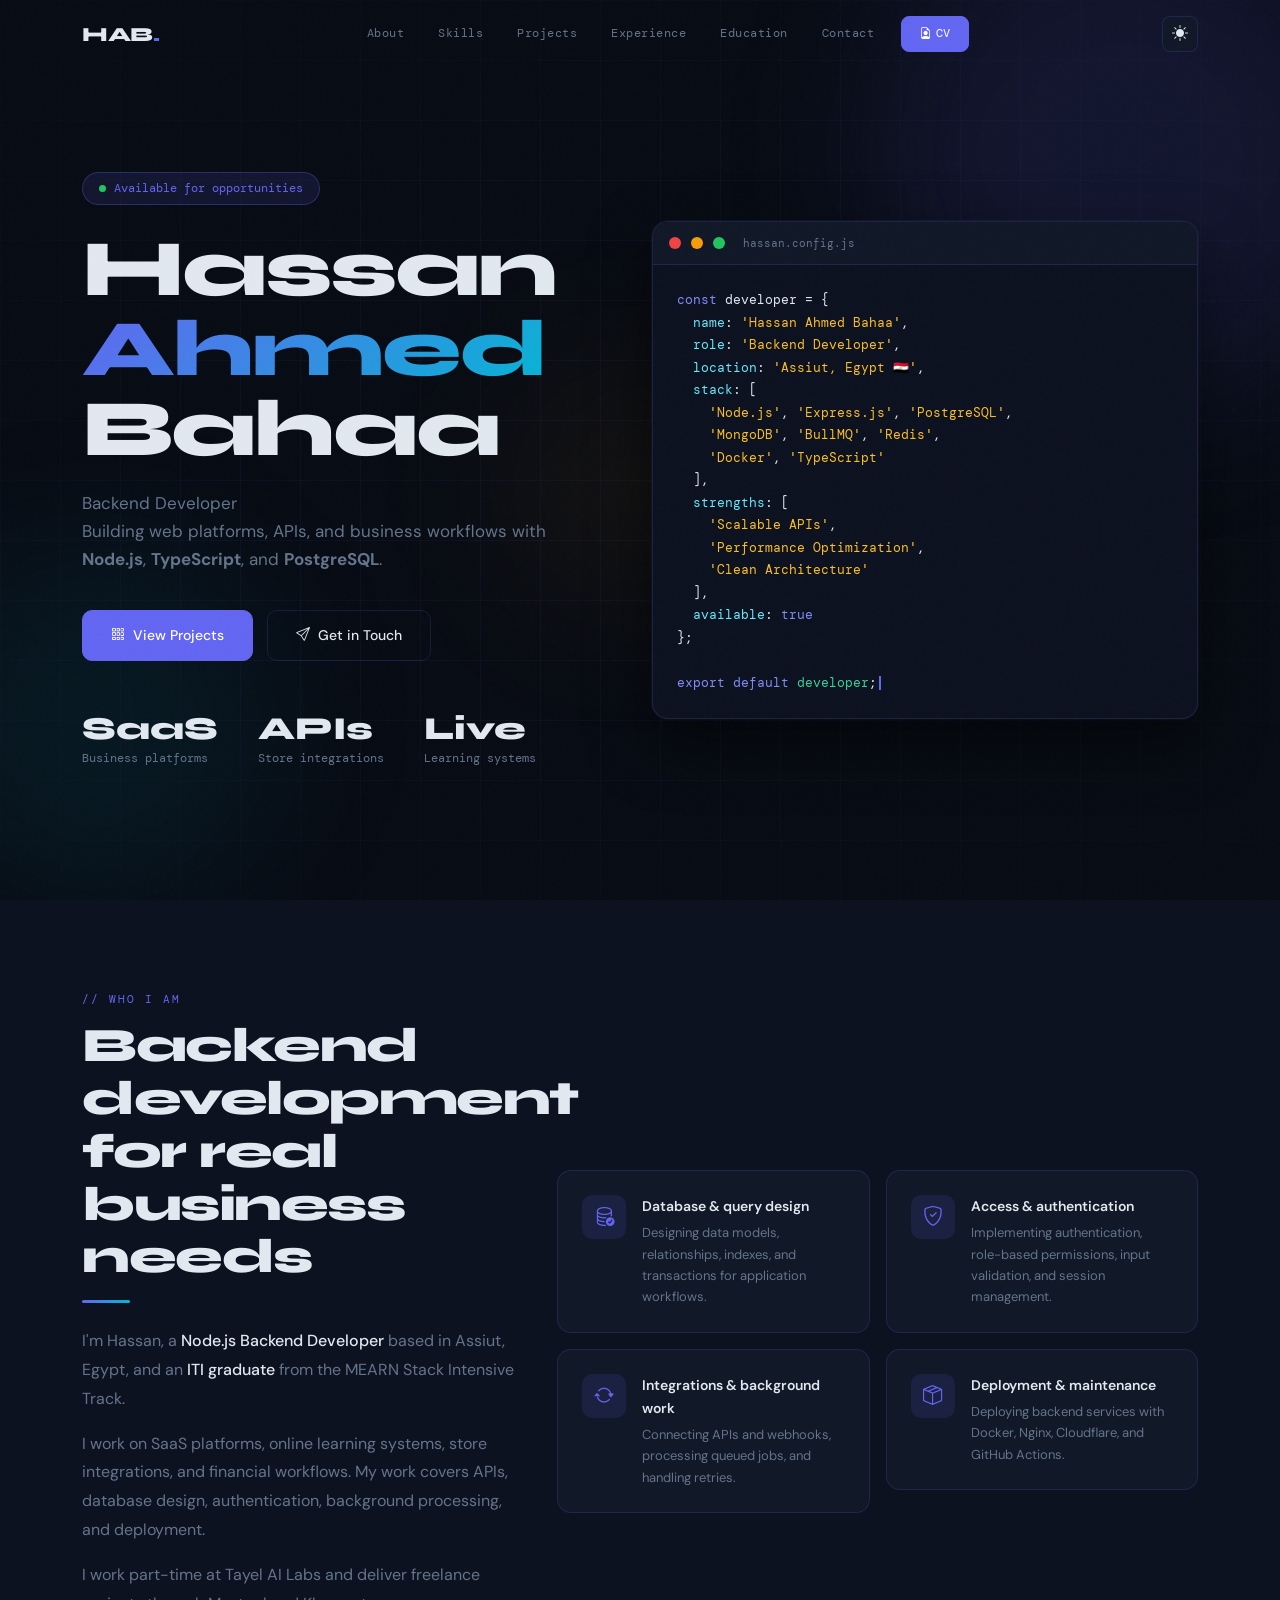
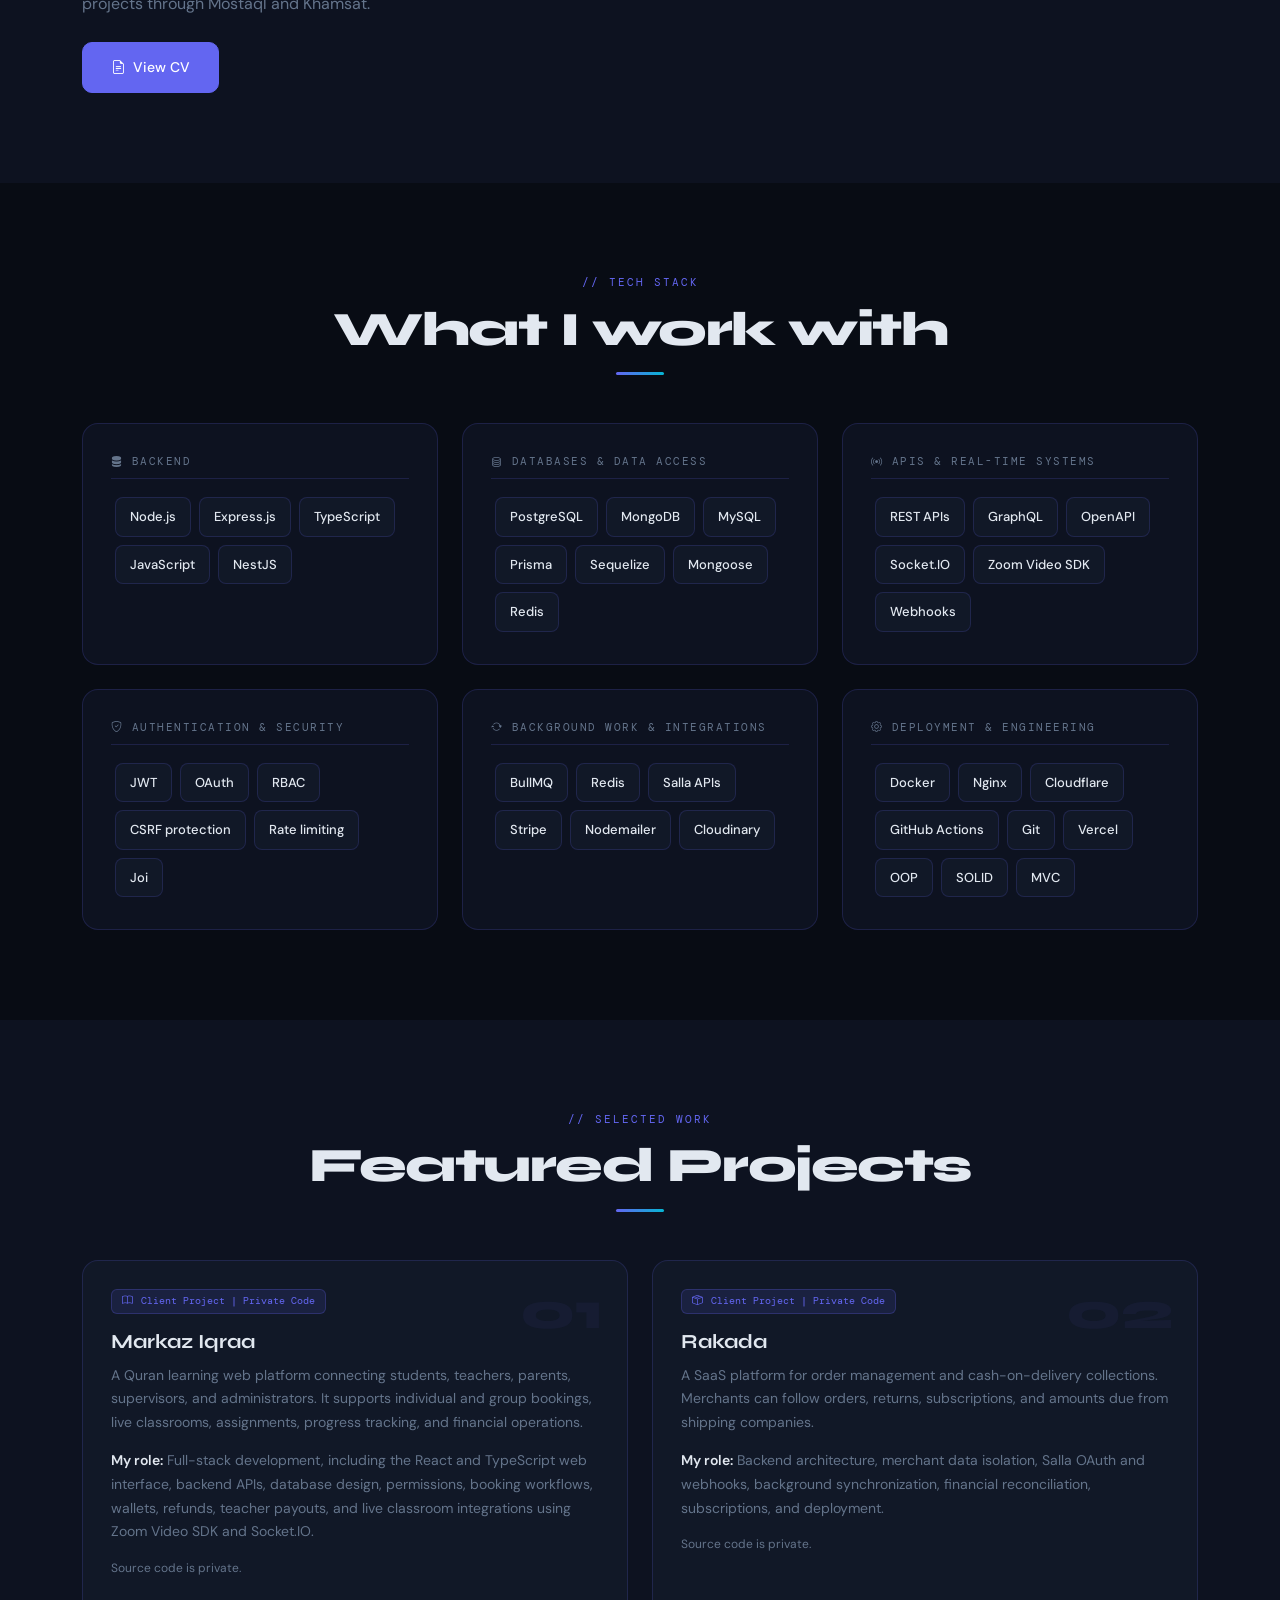
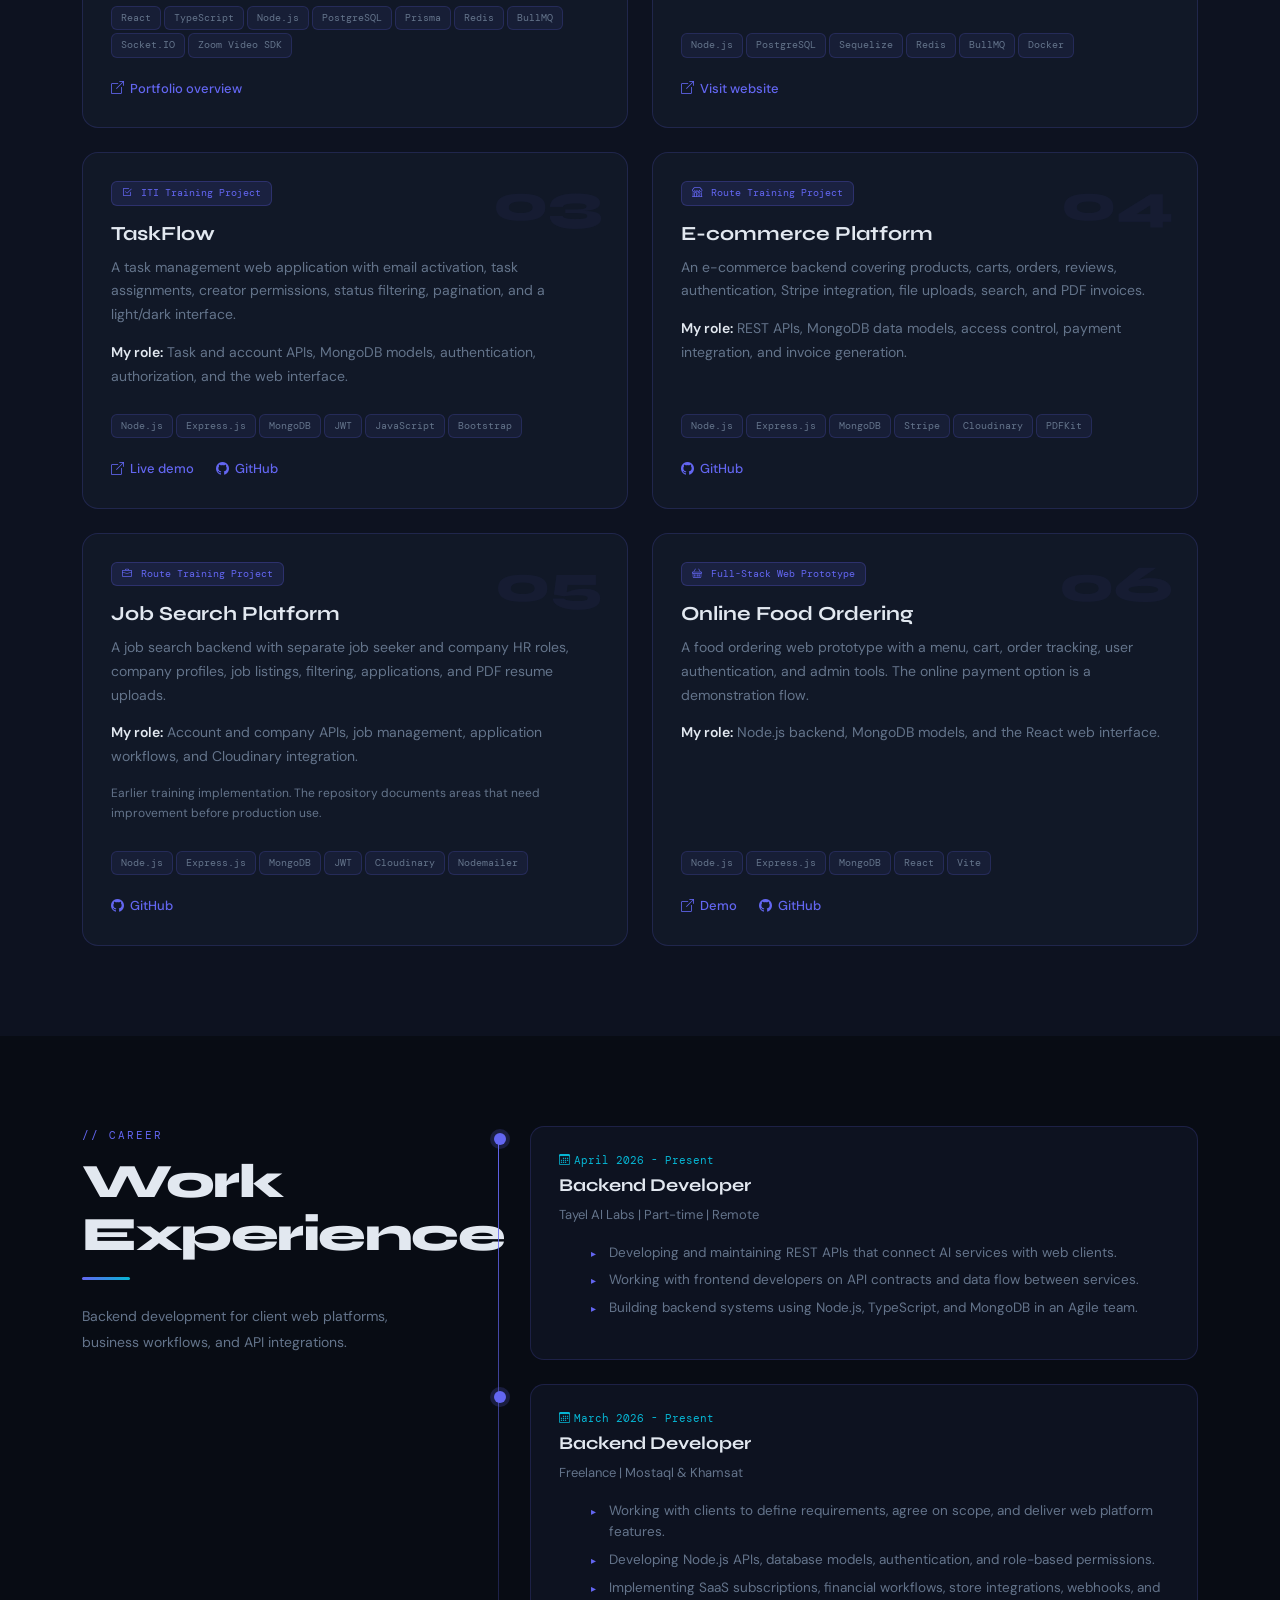
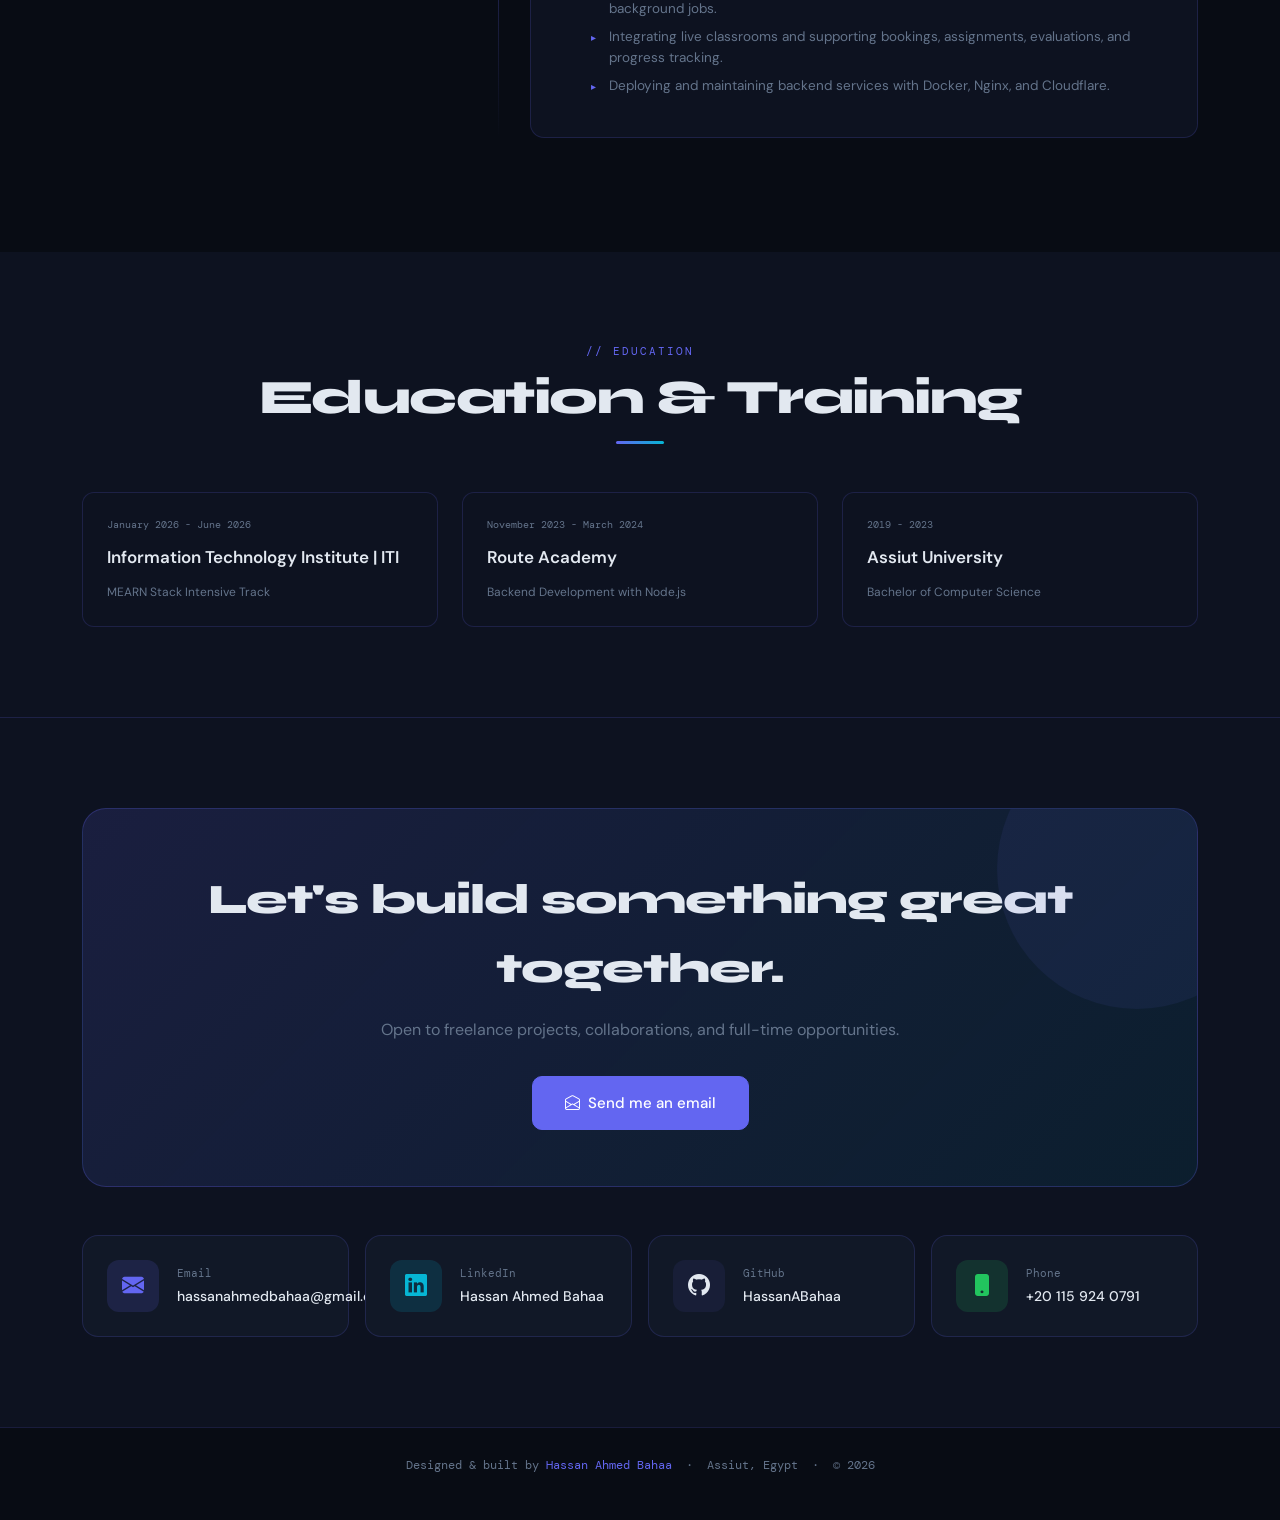
<file: index.html>
<!DOCTYPE html>
<html lang="en" data-theme="dark">

<head>
  <meta charset="UTF-8" />
  <meta name="viewport" content="width=device-width, initial-scale=1.0" />
  <meta name="description"
    content="Node.js Backend Developer and ITI graduate building SaaS platforms, learning systems, APIs, integrations, and financial workflows." />
  <title>Hassan Ahmed Bahaa | Node.js Backend Developer</title>

  <!-- Bootstrap 5 -->
  <link href="https://cdn.jsdelivr.net/npm/bootstrap@5.3.3/dist/css/bootstrap.min.css" rel="stylesheet" />
  <!-- Bootstrap Icons -->
  <link href="https://cdn.jsdelivr.net/npm/bootstrap-icons@1.11.3/font/bootstrap-icons.css" rel="stylesheet" />
  <!-- Portfolio Styles -->
  <link rel="stylesheet" href="style.css" />
</head>

<body>

  <!-- ══════════════════════════════
     NAVBAR
══════════════════════════════ -->
  <nav id="navbar">
    <div class="container d-flex align-items-center justify-content-between gap-2">

      <a href="#home" class="nav-brand">HAB<span>.</span></a>

      <!-- Desktop nav -->
      <div class="d-flex align-items-center gap-1 desktop-nav">
        <a href="#about" class="nav-link-custom">About</a>
        <a href="#skills" class="nav-link-custom">Skills</a>
        <a href="#projects" class="nav-link-custom">Projects</a>
        <a href="#experience" class="nav-link-custom">Experience</a>
        <a href="#education" class="nav-link-custom">Education</a>
        <a href="#contact" class="nav-link-custom">Contact</a>
        <a href="https://drive.google.com/file/d/1xh84ib57QDWHwNpBN3kN_oZpmYQL0s4c/view?usp=sharing" target="_blank"
          class="nav-cta ms-2">
          <i class="bi bi-file-earmark-person me-1"></i>CV
        </a>
      </div>

      <!-- Right controls -->
      <div class="d-flex align-items-center gap-2">
        <!-- Theme toggle -->
        <button id="themeToggle" aria-label="Toggle theme">
          <i class="bi bi-sun-fill" id="themeIcon"></i>
        </button>
        <!-- Hamburger -->
        <button class="hamburger" id="hamburgerBtn" aria-label="Open menu">
          <i class="bi bi-list" id="hamburgerIcon"></i>
        </button>
      </div>

    </div>
  </nav>

  <!-- Mobile menu -->
  <div class="mobile-menu" id="mobileMenu">
    <a href="#about" class="nav-link-custom">About</a>
    <a href="#skills" class="nav-link-custom">Skills</a>
    <a href="#projects" class="nav-link-custom">Projects</a>
    <a href="#experience" class="nav-link-custom">Experience</a>
    <a href="#education" class="nav-link-custom">Education</a>
    <a href="#contact" class="nav-link-custom">Contact</a>
    <a href="https://drive.google.com/file/d/1xh84ib57QDWHwNpBN3kN_oZpmYQL0s4c/view?usp=sharing" target="_blank"
      class="nav-cta mt-2 text-center">CV</a>
  </div>


  <!-- ══════════════════════════════
     HERO
══════════════════════════════ -->
  <section id="home">
    <div class="orb orb-1"></div>
    <div class="orb orb-2"></div>
    <div class="orb orb-3"></div>

    <div class="container">
      <div class="row align-items-center gy-5">

        <!-- Left copy -->
        <div class="col-lg-6">
          <div class="hero-badge">
            <span class="dot"></span>
            Available for opportunities
          </div>

          <h1 class="hero-h1">
            Hassan<br>
            <span class="gradient-text">Ahmed</span><br>
            Bahaa
          </h1>

          <p class="hero-sub"><span id="typedRole">Backend Developer</span><br>
            Building web platforms, APIs, and business workflows with <strong>Node.js</strong>, <strong>TypeScript</strong>, and <strong>PostgreSQL</strong>.
          </p>

          <div class="hero-actions">
            <a href="#projects" class="btn-primary-custom">
              <i class="bi bi-grid-3x3-gap"></i> View Projects
            </a>
            <a href="#contact" class="btn-ghost-custom">
              <i class="bi bi-send"></i> Get in Touch
            </a>
          </div>

          <div class="hero-stats" aria-label="Areas of work">
            <div class="stat-item"><div class="stat-num">SaaS</div><div class="stat-label">Business platforms</div></div>
            <div class="stat-item"><div class="stat-num">APIs</div><div class="stat-label">Store integrations</div></div>
            <div class="stat-item"><div class="stat-num">Live</div><div class="stat-label">Learning systems</div></div>
          </div>
        </div>

        <!-- Right  -  code card -->
        <div class="col-lg-6 hero-visual">
          <div class="code-card">
            <div class="code-card-header">
              <span class="dot-red"></span>
              <span class="dot-yellow"></span>
              <span class="dot-green"></span>
              <span class="code-filename">hassan.config.js</span>
            </div>
            <div class="code-body">
              <span class="c-keyword">const</span> <span class="c-var">developer</span> = {<br>
              &nbsp;&nbsp;<span class="c-prop">name</span>: <span class="c-str">'Hassan Ahmed Bahaa'</span>,<br>
              &nbsp;&nbsp;<span class="c-prop">role</span>: <span class="c-str">'Backend Developer'</span>,<br>
              &nbsp;&nbsp;<span class="c-prop">location</span>: <span class="c-str">'Assiut, Egypt 🇪🇬'</span>,<br>
              &nbsp;&nbsp;<span class="c-prop">stack</span>: [<br>
              &nbsp;&nbsp;&nbsp;&nbsp;<span class="c-str">'Node.js'</span>, <span class="c-str">'Express.js'</span>,
              <span class="c-str">'PostgreSQL'</span>,<br>
              &nbsp;&nbsp;&nbsp;&nbsp;<span class="c-str">'MongoDB'</span>, <span class="c-str">'BullMQ'</span>, <span
                class="c-str">'Redis'</span>,<br>
              &nbsp;&nbsp;&nbsp;&nbsp;<span class="c-str">'Docker'</span>, <span class="c-str">'TypeScript'</span><br>
              &nbsp;&nbsp;],<br>
              &nbsp;&nbsp;<span class="c-prop">strengths</span>: [<br>
              &nbsp;&nbsp;&nbsp;&nbsp;<span class="c-str">'Scalable APIs'</span>,<br>
              &nbsp;&nbsp;&nbsp;&nbsp;<span class="c-str">'Performance Optimization'</span>,<br>
              &nbsp;&nbsp;&nbsp;&nbsp;<span class="c-str">'Clean Architecture'</span><br>
              &nbsp;&nbsp;],<br>
              &nbsp;&nbsp;<span class="c-prop">available</span>: <span class="c-keyword">true</span><br>
              };<br><br>
              <span class="c-keyword">export default</span> <span class="c-fn">developer</span>;<span
                class="typing-cursor"></span>
            </div>
          </div>
        </div>

      </div>
    </div>
  </section>


  <!-- ══════════════════════════════
     ABOUT
══════════════════════════════ -->
  <section id="about"><div class="container"><div class="row gy-5 align-items-center">
    <div class="col-lg-5 reveal"><div class="section-eyebrow">// who i am</div><h2 class="section-title">Backend development for real business needs</h2><div class="section-divider mb-4"></div>
    <p class="about-text">I'm Hassan, a <span class="highlight-word">Node.js Backend Developer</span> based in Assiut, Egypt, and an <span class="highlight-word">ITI graduate</span> from the MEARN Stack Intensive Track.</p>
    <p class="about-text mt-3">I work on SaaS platforms, online learning systems, store integrations, and financial workflows. My work covers APIs, database design, authentication, background processing, and deployment.</p>
    <p class="about-text mt-3">I work part-time at Tayel AI Labs and deliver freelance projects through Mostaql and Khamsat.</p>
    <div class="mt-4"><a href="https://drive.google.com/file/d/1xh84ib57QDWHwNpBN3kN_oZpmYQL0s4c/view?usp=sharing" target="_blank" rel="noopener noreferrer" class="btn-primary-custom"><i class="bi bi-file-earmark-text"></i> View CV</a></div></div>
    <div class="col-lg-7 reveal"><div class="row g-3"><div class="col-sm-6"><div class="about-card"><div class="about-card-icon"><i class="bi bi-database-check"></i></div><div><div class="about-card-title">Database & query design</div><div class="about-card-text">Designing data models, relationships, indexes, and transactions for application workflows.</div></div></div></div><div class="col-sm-6"><div class="about-card"><div class="about-card-icon"><i class="bi bi-shield-check"></i></div><div><div class="about-card-title">Access & authentication</div><div class="about-card-text">Implementing authentication, role-based permissions, input validation, and session management.</div></div></div></div><div class="col-sm-6"><div class="about-card"><div class="about-card-icon"><i class="bi bi-arrow-repeat"></i></div><div><div class="about-card-title">Integrations & background work</div><div class="about-card-text">Connecting APIs and webhooks, processing queued jobs, and handling retries.</div></div></div></div><div class="col-sm-6"><div class="about-card"><div class="about-card-icon"><i class="bi bi-box-seam"></i></div><div><div class="about-card-title">Deployment & maintenance</div><div class="about-card-text">Deploying backend services with Docker, Nginx, Cloudflare, and GitHub Actions.</div></div></div></div></div></div>
  </div></div></section>


  <!-- ══════════════════════════════
     SKILLS
══════════════════════════════ -->
  <section id="skills"><div class="container"><div class="text-center mb-5 reveal"><div class="section-eyebrow">// tech stack</div><h2 class="section-title">What I work with</h2><div class="section-divider mx-auto mt-3"></div></div><div class="row g-4"><div class="col-md-6 col-lg-4 reveal"><div class="skill-box"><div class="skill-group-title"><i class="bi bi-server me-2"></i>Backend</div><span class="skill-pill">Node.js</span><span class="skill-pill">Express.js</span><span class="skill-pill">TypeScript</span><span class="skill-pill">JavaScript</span><span class="skill-pill">NestJS</span></div></div><div class="col-md-6 col-lg-4 reveal"><div class="skill-box"><div class="skill-group-title"><i class="bi bi-database me-2"></i>Databases &amp; data access</div><span class="skill-pill">PostgreSQL</span><span class="skill-pill">MongoDB</span><span class="skill-pill">MySQL</span><span class="skill-pill">Prisma</span><span class="skill-pill">Sequelize</span><span class="skill-pill">Mongoose</span><span class="skill-pill">Redis</span></div></div><div class="col-md-6 col-lg-4 reveal"><div class="skill-box"><div class="skill-group-title"><i class="bi bi-broadcast me-2"></i>APIs &amp; real-time systems</div><span class="skill-pill">REST APIs</span><span class="skill-pill">GraphQL</span><span class="skill-pill">OpenAPI</span><span class="skill-pill">Socket.IO</span><span class="skill-pill">Zoom Video SDK</span><span class="skill-pill">Webhooks</span></div></div><div class="col-md-6 col-lg-4 reveal"><div class="skill-box"><div class="skill-group-title"><i class="bi bi-shield-check me-2"></i>Authentication &amp; security</div><span class="skill-pill">JWT</span><span class="skill-pill">OAuth</span><span class="skill-pill">RBAC</span><span class="skill-pill">CSRF protection</span><span class="skill-pill">Rate limiting</span><span class="skill-pill">Joi</span></div></div><div class="col-md-6 col-lg-4 reveal"><div class="skill-box"><div class="skill-group-title"><i class="bi bi-arrow-repeat me-2"></i>Background work &amp; integrations</div><span class="skill-pill">BullMQ</span><span class="skill-pill">Redis</span><span class="skill-pill">Salla APIs</span><span class="skill-pill">Stripe</span><span class="skill-pill">Nodemailer</span><span class="skill-pill">Cloudinary</span></div></div><div class="col-md-6 col-lg-4 reveal"><div class="skill-box"><div class="skill-group-title"><i class="bi bi-gear me-2"></i>Deployment &amp; engineering</div><span class="skill-pill">Docker</span><span class="skill-pill">Nginx</span><span class="skill-pill">Cloudflare</span><span class="skill-pill">GitHub Actions</span><span class="skill-pill">Git</span><span class="skill-pill">Vercel</span><span class="skill-pill">OOP</span><span class="skill-pill">SOLID</span><span class="skill-pill">MVC</span></div></div></div></div></section>


  <!-- ══════════════════════════════
     PROJECTS
══════════════════════════════ -->
  <section id="projects"><div class="container"><div class="text-center mb-5 reveal"><div class="section-eyebrow">// selected work</div><h2 class="section-title">Featured Projects</h2><div class="section-divider mx-auto mt-3"></div></div><div class="row g-4"><div class="col-lg-6 reveal"><article class="project-card"><div class="project-number">01</div><div class="project-badge"><i class="bi bi-book me-1"></i>Client Project | Private Code</div><h3 class="project-title">Markaz Iqraa</h3><p class="project-desc">A Quran learning web platform connecting students, teachers, parents, supervisors, and administrators. It supports individual and group bookings, live classrooms, assignments, progress tracking, and financial operations.</p><p class="project-desc"><strong>My role:</strong> Full-stack development, including the React and TypeScript web interface, backend APIs, database design, permissions, booking workflows, wallets, refunds, teacher payouts, and live classroom integrations using Zoom Video SDK and Socket.IO.</p><p class="project-note">Source code is private.</p><div class="project-technologies"><span class="tech-tag">React</span><span class="tech-tag">TypeScript</span><span class="tech-tag">Node.js</span><span class="tech-tag">PostgreSQL</span><span class="tech-tag">Prisma</span><span class="tech-tag">Redis</span><span class="tech-tag">BullMQ</span><span class="tech-tag">Socket.IO</span><span class="tech-tag">Zoom Video SDK</span></div><div class="project-actions"><a href="https://mostaql.com/u/Hassanabahaa4/portfolio" target="_blank" rel="noopener noreferrer" class="project-link"><i class="bi bi-box-arrow-up-right"></i> Portfolio overview</a></div></article></div><div class="col-lg-6 reveal"><article class="project-card"><div class="project-number">02</div><div class="project-badge"><i class="bi bi-box-seam me-1"></i>Client Project | Private Code</div><h3 class="project-title">Rakada</h3><p class="project-desc">A SaaS platform for order management and cash-on-delivery collections. Merchants can follow orders, returns, subscriptions, and amounts due from shipping companies.</p><p class="project-desc"><strong>My role:</strong> Backend architecture, merchant data isolation, Salla OAuth and webhooks, background synchronization, financial reconciliation, subscriptions, and deployment.</p><p class="project-note">Source code is private.</p><div class="project-technologies"><span class="tech-tag">Node.js</span><span class="tech-tag">PostgreSQL</span><span class="tech-tag">Sequelize</span><span class="tech-tag">Redis</span><span class="tech-tag">BullMQ</span><span class="tech-tag">Docker</span></div><div class="project-actions"><a href="https://rkada.com/" target="_blank" rel="noopener noreferrer" class="project-link"><i class="bi bi-box-arrow-up-right"></i> Visit website</a></div></article></div><div class="col-lg-6 reveal"><article class="project-card"><div class="project-number">03</div><div class="project-badge"><i class="bi bi-check2-square me-1"></i>ITI Training Project</div><h3 class="project-title">TaskFlow</h3><p class="project-desc">A task management web application with email activation, task assignments, creator permissions, status filtering, pagination, and a light/dark interface.</p><p class="project-desc"><strong>My role:</strong> Task and account APIs, MongoDB models, authentication, authorization, and the web interface.</p><div class="project-technologies"><span class="tech-tag">Node.js</span><span class="tech-tag">Express.js</span><span class="tech-tag">MongoDB</span><span class="tech-tag">JWT</span><span class="tech-tag">JavaScript</span><span class="tech-tag">Bootstrap</span></div><div class="project-actions"><a href="https://tasskfloow.netlify.app/" target="_blank" rel="noopener noreferrer" class="project-link"><i class="bi bi-box-arrow-up-right"></i> Live demo</a><a href="https://github.com/HassanABahaa/Task-Flow" target="_blank" rel="noopener noreferrer" class="project-link"><i class="bi bi-github"></i> GitHub</a></div></article></div><div class="col-lg-6 reveal"><article class="project-card"><div class="project-number">04</div><div class="project-badge"><i class="bi bi-shop me-1"></i>Route Training Project</div><h3 class="project-title">E-commerce Platform</h3><p class="project-desc">An e-commerce backend covering products, carts, orders, reviews, authentication, Stripe integration, file uploads, search, and PDF invoices.</p><p class="project-desc"><strong>My role:</strong> REST APIs, MongoDB data models, access control, payment integration, and invoice generation.</p><div class="project-technologies"><span class="tech-tag">Node.js</span><span class="tech-tag">Express.js</span><span class="tech-tag">MongoDB</span><span class="tech-tag">Stripe</span><span class="tech-tag">Cloudinary</span><span class="tech-tag">PDFKit</span></div><div class="project-actions"><a href="https://github.com/HassanABahaa/E-commerce" target="_blank" rel="noopener noreferrer" class="project-link"><i class="bi bi-github"></i> GitHub</a></div></article></div><div class="col-lg-6 reveal"><article class="project-card"><div class="project-number">05</div><div class="project-badge"><i class="bi bi-briefcase me-1"></i>Route Training Project</div><h3 class="project-title">Job Search Platform</h3><p class="project-desc">A job search backend with separate job seeker and company HR roles, company profiles, job listings, filtering, applications, and PDF resume uploads.</p><p class="project-desc"><strong>My role:</strong> Account and company APIs, job management, application workflows, and Cloudinary integration.</p><p class="project-note">Earlier training implementation. The repository documents areas that need improvement before production use.</p><div class="project-technologies"><span class="tech-tag">Node.js</span><span class="tech-tag">Express.js</span><span class="tech-tag">MongoDB</span><span class="tech-tag">JWT</span><span class="tech-tag">Cloudinary</span><span class="tech-tag">Nodemailer</span></div><div class="project-actions"><a href="https://github.com/HassanABahaa/Job-Search-Backend" target="_blank" rel="noopener noreferrer" class="project-link"><i class="bi bi-github"></i> GitHub</a></div></article></div><div class="col-lg-6 reveal"><article class="project-card"><div class="project-number">06</div><div class="project-badge"><i class="bi bi-basket me-1"></i>Full-Stack Web Prototype</div><h3 class="project-title">Online Food Ordering</h3><p class="project-desc">A food ordering web prototype with a menu, cart, order tracking, user authentication, and admin tools. The online payment option is a demonstration flow.</p><p class="project-desc"><strong>My role:</strong> Node.js backend, MongoDB models, and the React web interface.</p><div class="project-technologies"><span class="tech-tag">Node.js</span><span class="tech-tag">Express.js</span><span class="tech-tag">MongoDB</span><span class="tech-tag">React</span><span class="tech-tag">Vite</span></div><div class="project-actions"><a href="https://online-food-ordering-frontend-six.vercel.app/" target="_blank" rel="noopener noreferrer" class="project-link"><i class="bi bi-box-arrow-up-right"></i> Demo</a><a href="https://github.com/HassanABahaa/Online-Food-Ordering" target="_blank" rel="noopener noreferrer" class="project-link"><i class="bi bi-github"></i> GitHub</a></div></article></div></div></div></section>


  <!-- ══════════════════════════════
     EXPERIENCE
══════════════════════════════ -->
  <section id="experience"><div class="container"><div class="row gy-5"><div class="col-lg-4 reveal"><div class="section-eyebrow">// career</div><h2 class="section-title">Work Experience</h2><div class="section-divider mb-4"></div><p class="section-intro">Backend development for client web platforms, business workflows, and API integrations.</p></div><div class="col-lg-8 reveal ps-lg-5"><div class="timeline"><div class="timeline-item"><div class="timeline-dot"></div><div class="timeline-date"><i class="bi bi-calendar3 me-1"></i>April 2026 - Present</div><h3 class="timeline-role">Backend Developer</h3><div class="timeline-company">Tayel AI Labs | Part-time | Remote</div><ul class="timeline-bullets"><li>Developing and maintaining REST APIs that connect AI services with web clients.</li><li>Working with frontend developers on API contracts and data flow between services.</li><li>Building backend systems using Node.js, TypeScript, and MongoDB in an Agile team.</li></ul></div><div class="timeline-item"><div class="timeline-dot"></div><div class="timeline-date"><i class="bi bi-calendar3 me-1"></i>March 2026 - Present</div><h3 class="timeline-role">Backend Developer</h3><div class="timeline-company">Freelance | Mostaql &amp; Khamsat</div><ul class="timeline-bullets"><li>Working with clients to define requirements, agree on scope, and deliver web platform features.</li><li>Developing Node.js APIs, database models, authentication, and role-based permissions.</li><li>Implementing SaaS subscriptions, financial workflows, store integrations, webhooks, and background jobs.</li><li>Integrating live classrooms and supporting bookings, assignments, evaluations, and progress tracking.</li><li>Deploying and maintaining backend services with Docker, Nginx, and Cloudflare.</li></ul></div></div></div></div></div></section>


  <!-- ══════════════════════════════
     CONTACT
══════════════════════════════ -->
  <section id="education"><div class="container"><div class="text-center mb-5 reveal"><div class="section-eyebrow">// education</div><h2 class="section-title">Education &amp; Training</h2><div class="section-divider mx-auto mt-3"></div></div><div class="row g-4"><div class="col-md-4 reveal"><div class="info-card education-card"><div class="info-card-label">January 2026 - June 2026</div><h3 class="info-card-title">Information Technology Institute | ITI</h3><p class="info-card-date">MEARN Stack Intensive Track</p></div></div><div class="col-md-4 reveal"><div class="info-card education-card"><div class="info-card-label">November 2023 - March 2024</div><h3 class="info-card-title">Route Academy</h3><p class="info-card-date">Backend Development with Node.js</p></div></div><div class="col-md-4 reveal"><div class="info-card education-card"><div class="info-card-label">2019 - 2023</div><h3 class="info-card-title">Assiut University</h3><p class="info-card-date">Bachelor of Computer Science</p></div></div></div></div></section>

  <section id="contact">
    <div class="container">

      <div class="cta-block reveal mb-5">
        <div class="cta-title">Let's build something great<br>together.</div>
        <p class="cta-sub">Open to freelance projects, collaborations, and full-time opportunities.</p>
        <a href="mailto:hassanahmedbahaa@gmail.com" class="btn-primary-custom" style="font-size:15px;padding:14px 32px;">
          <i class="bi bi-envelope-open"></i> Send me an email
        </a>
      </div>

      <div class="row g-3">
        <div class="col-sm-6 col-lg-3 reveal">
          <a href="mailto:hassanahmedbahaa@gmail.com" class="contact-card">
            <div class="contact-icon ci-email"><i class="bi bi-envelope-fill"></i></div>
            <div>
              <div class="contact-label">Email</div>
              <div class="contact-val">hassanahmedbahaa@gmail.com</div>
            </div>
          </a>
        </div>
        <div class="col-sm-6 col-lg-3 reveal">
          <a href="https://www.linkedin.com/in/hassan-ahmed-bahaa/" target="_blank" class="contact-card">
            <div class="contact-icon ci-linkedin"><i class="bi bi-linkedin"></i></div>
            <div>
              <div class="contact-label">LinkedIn</div>
              <div class="contact-val">Hassan Ahmed Bahaa</div>
            </div>
          </a>
        </div>
        <div class="col-sm-6 col-lg-3 reveal">
          <a href="https://github.com/HassanABahaa" target="_blank" class="contact-card">
            <div class="contact-icon ci-github"><i class="bi bi-github"></i></div>
            <div>
              <div class="contact-label">GitHub</div>
              <div class="contact-val">HassanABahaa</div>
            </div>
          </a>
        </div>
        <div class="col-sm-6 col-lg-3 reveal">
          <a href="tel:+201159240791" class="contact-card">
            <div class="contact-icon ci-phone"><i class="bi bi-phone-fill"></i></div>
            <div>
              <div class="contact-label">Phone</div>
              <div class="contact-val">+20 115 924 0791</div>
            </div>
          </a>
        </div>
      </div>

    </div>
  </section>


  <!-- ══════════════════════════════
     FOOTER
══════════════════════════════ -->
  <footer>
    <div class="container">
      <p>
        Designed &amp; built by <a href="#home">Hassan Ahmed Bahaa</a>
        &nbsp;·&nbsp; Assiut, Egypt &nbsp;·&nbsp; &copy; 2026
      </p>
    </div>
  </footer>

  <!-- Back to top -->
  <button id="btt" aria-label="Back to top"><i class="bi bi-arrow-up"></i></button>

  <!-- Bootstrap JS -->
  <script src="https://cdn.jsdelivr.net/npm/bootstrap@5.3.3/dist/js/bootstrap.bundle.min.js"></script>
  <!-- Portfolio Scripts -->
  <script src="main.js"></script>

</body>

</html>
</file>
<file: style.css>
/* ══════════════════════════════════════════
   Hassan Ahmed Bahaa  -  Portfolio Stylesheet
   style.css
══════════════════════════════════════════ */

@import url('https://fonts.googleapis.com/css2?family=Syne:wght@400;500;600;700;800&family=DM+Mono:wght@300;400;500&family=DM+Sans:ital,wght@0,300;0,400;0,500;1,300&display=swap');

/* ── CSS VARIABLES  -  DARK (default) ── */
:root {
  --bg:        #080c14;
  --bg2:       #0d1220;
  --bg3:       #111827;
  --border:    rgba(99,102,241,.18);
  --accent:    #6366f1;
  --accent2:   #06b6d4;
  --accent3:   #f59e0b;
  --text:      #e2e8f0;
  --muted:     #64748b;
  --card:      #0d1220;
  --shadow:    rgba(0,0,0,.5);
  --code-bg:   #0d1220;
  --code-hdr:  #111827;
}

/* ── CSS VARIABLES  -  LIGHT ── */
[data-theme="light"] {
  --bg:        #f0f4f8;
  --bg2:       #ffffff;
  --bg3:       #f8fafc;
  --border:    rgba(99,102,241,.18);
  --accent:    #4f46e5;
  --accent2:   #0891b2;
  --accent3:   #d97706;
  --text:      #1e293b;
  --muted:     #64748b;
  --card:      #ffffff;
  --shadow:    rgba(0,0,0,.10);
  --code-bg:   #1e293b;
  --code-hdr:  #0f172a;
}

/* ════════════════════
   BASE RESET
════════════════════ */
*, *::before, *::after { box-sizing: border-box; margin: 0; padding: 0; }
html { scroll-behavior: smooth; }

body {
  background: var(--bg);
  color: var(--text);
  font-family: 'DM Sans', sans-serif;
  font-size: 15px;
  line-height: 1.65;
  overflow-x: hidden;
  transition: background .35s ease, color .35s ease;
}

/* Noise overlay */
body::before {
  content: '';
  position: fixed; inset: 0;
  background-image: url("data:image/svg+xml,%3Csvg viewBox='0 0 256 256' xmlns='http://www.w3.org/2000/svg'%3E%3Cfilter id='noise'%3E%3CfeTurbulence type='fractalNoise' baseFrequency='0.9' numOctaves='4' stitchTiles='stitch'/%3E%3C/filter%3E%3Crect width='100%25' height='100%25' filter='url(%23noise)' opacity='0.04'/%3E%3C/svg%3E");
  pointer-events: none; z-index: 9999; opacity: .35;
}

/* ════════════════════
   NAVBAR
════════════════════ */
#navbar {
  position: fixed; top: 0; left: 0; right: 0; z-index: 1000;
  padding: 16px 0;
  transition: all .4s ease;
}
#navbar.scrolled {
  background: color-mix(in srgb, var(--bg) 85%, transparent);
  backdrop-filter: blur(20px);
  -webkit-backdrop-filter: blur(20px);
  border-bottom: 1px solid var(--border);
  padding: 10px 0;
}

.nav-brand {
  font-family: 'Syne', sans-serif;
  font-weight: 800;
  font-size: 20px;
  color: var(--text) !important;
  text-decoration: none;
  letter-spacing: -0.5px;
}
.nav-brand span { color: var(--accent); }

.nav-link-custom {
  font-family: 'DM Mono', monospace;
  font-size: 12px;
  letter-spacing: 0.5px;
  color: var(--muted) !important;
  text-decoration: none;
  padding: 6px 14px;
  border-radius: 6px;
  transition: all .25s;
  border: 1px solid transparent;
}
.nav-link-custom:hover  { color: var(--text) !important; border-color: var(--border); }
.nav-link-custom.active { color: var(--accent) !important; }

.nav-cta {
  font-family: 'DM Mono', monospace;
  font-size: 12px;
  background: var(--accent);
  color: #fff !important;
  padding: 7px 18px;
  border-radius: 8px;
  text-decoration: none;
  transition: all .25s;
  border: 1px solid var(--accent);
}
.nav-cta:hover { background: transparent; color: var(--accent) !important; }

/* Theme toggle btn */
#themeToggle {
  background: var(--bg3);
  border: 1px solid var(--border);
  border-radius: 8px;
  width: 36px; height: 36px;
  display: flex; align-items: center; justify-content: center;
  cursor: pointer;
  font-size: 16px;
  color: var(--text);
  transition: all .25s;
  flex-shrink: 0;
}
#themeToggle:hover { border-color: var(--accent); color: var(--accent); }

/* Hamburger */
.hamburger {
  background: none;
  border: 1px solid var(--border);
  border-radius: 8px;
  padding: 6px 10px;
  cursor: pointer;
  display: none;
}
.hamburger i { color: var(--text); font-size: 18px; }

.mobile-menu {
  display: none;
  position: fixed; top: 66px; left: 0; right: 0; z-index: 999;
  background: color-mix(in srgb, var(--bg) 96%, transparent);
  backdrop-filter: blur(20px);
  -webkit-backdrop-filter: blur(20px);
  border-bottom: 1px solid var(--border);
  padding: 20px;
  flex-direction: column; gap: 8px;
}
.mobile-menu.open { display: flex; }
.mobile-menu .nav-link-custom { font-size: 14px; padding: 10px 14px; }

@media (max-width: 991.98px) {
  .desktop-nav { display: none !important; }
  .hamburger   { display: block; }
}

/* ════════════════════
   HERO
════════════════════ */
#home {
  min-height: 100vh;
  display: flex; align-items: center;
  padding: 120px 0 80px;
  position: relative;
  overflow: hidden;
}

/* Grid */
#home::before {
  content: '';
  position: absolute; inset: 0;
  background-image:
    linear-gradient(rgba(99,102,241,.06) 1px, transparent 1px),
    linear-gradient(90deg, rgba(99,102,241,.06) 1px, transparent 1px);
  background-size: 60px 60px;
  mask-image: radial-gradient(ellipse 80% 80% at 50% 50%, black 40%, transparent 100%);
}
[data-theme="light"] #home::before {
  background-image:
    linear-gradient(rgba(79,70,229,.08) 1px, transparent 1px),
    linear-gradient(90deg, rgba(79,70,229,.08) 1px, transparent 1px);
}

/* Orbs */
.orb {
  position: absolute;
  border-radius: 50%;
  filter: blur(80px);
  animation: float 8s ease-in-out infinite;
  pointer-events: none;
}
.orb-1 { width: 500px; height: 500px; background: rgba(99,102,241,.12); top: -100px; right: -100px; animation-delay: 0s; }
.orb-2 { width: 350px; height: 350px; background: rgba(6,182,212,.08); bottom: 0; left: -80px; animation-delay: -4s; }
.orb-3 { width: 250px; height: 250px; background: rgba(245,158,11,.06); top: 40%; left: 40%; animation-delay: -2s; }
[data-theme="light"] .orb-1 { background: rgba(79,70,229,.10); }
[data-theme="light"] .orb-2 { background: rgba(8,145,178,.08); }

@keyframes float {
  0%,100% { transform: translate(0,0) scale(1); }
  33%     { transform: translate(20px,-20px) scale(1.04); }
  66%     { transform: translate(-15px,15px) scale(.97); }
}

.hero-badge {
  display: inline-flex; align-items: center; gap: 8px;
  background: rgba(99,102,241,.12);
  border: 1px solid rgba(99,102,241,.3);
  border-radius: 100px;
  padding: 6px 16px;
  font-family: 'DM Mono', monospace;
  font-size: 12px;
  color: var(--accent);
  margin-bottom: 24px;
  animation: fadeUp .6s ease both;
}
.hero-badge .dot {
  width: 7px; height: 7px;
  background: #22c55e;
  border-radius: 50%;
  animation: pulse 2s ease infinite;
}
@keyframes pulse { 0%,100%{opacity:1} 50%{opacity:.3} }

.hero-h1 {
  font-family: 'Syne', sans-serif;
  font-weight: 800;
  font-size: clamp(42px, 7vw, 80px);
  line-height: 1.0;
  letter-spacing: -2px;
  color: var(--text);
  animation: fadeUp .6s .1s ease both;
}
[data-theme="light"] .hero-h1 { color: #0f172a; }

.hero-h1 .gradient-text {
  background: linear-gradient(135deg, var(--accent) 0%, var(--accent2) 100%);
  -webkit-background-clip: text;
  -webkit-text-fill-color: transparent;
  background-clip: text;
}

.hero-sub {
  font-size: 17px;
  color: var(--muted);
  max-width: 520px;
  margin-top: 20px;
  animation: fadeUp .6s .2s ease both;
}

.hero-actions {
  display: flex; flex-wrap: wrap; gap: 14px;
  margin-top: 36px;
  animation: fadeUp .6s .3s ease both;
}

.hero-stats {
  display: flex; gap: 40px; flex-wrap: wrap;
  margin-top: 52px;
  animation: fadeUp .6s .4s ease both;
}
.stat-num {
  font-family: 'Syne', sans-serif;
  font-weight: 800;
  font-size: 32px;
  color: var(--text);
  line-height: 1;
}
[data-theme="light"] .stat-num { color: #0f172a; }
.stat-num span { color: var(--accent); }
.stat-label { font-size: 12px; color: var(--muted); margin-top: 4px; font-family: 'DM Mono', monospace; }

/* Hero visual  -  code card */
.hero-visual { animation: fadeUp .6s .2s ease both; }

.code-card {
  background: var(--code-bg);
  border: 1px solid var(--border);
  border-radius: 16px;
  overflow: hidden;
  box-shadow: 0 25px 60px var(--shadow), 0 0 0 1px rgba(255,255,255,.04);
}
.code-card-header {
  background: var(--code-hdr);
  padding: 12px 16px;
  display: flex; align-items: center; gap: 10px;
  border-bottom: 1px solid var(--border);
}
.dot-red    { width:12px;height:12px;background:#ef4444;border-radius:50%; }
.dot-yellow { width:12px;height:12px;background:#f59e0b;border-radius:50%; }
.dot-green  { width:12px;height:12px;background:#22c55e;border-radius:50%; }
.code-filename {
  font-family: 'DM Mono', monospace;
  font-size: 11px;
  color: #64748b;
  margin-left: 8px;
}
.code-body {
  padding: 24px;
  font-family: 'DM Mono', monospace;
  font-size: 12.5px;
  line-height: 1.8;
  color: #e2e8f0;
}
.c-comment { color: #4b5563; }
.c-keyword  { color: #818cf8; }
.c-fn       { color: #34d399; }
.c-str      { color: #fbbf24; }
.c-num      { color: #fb923c; }
.c-var      { color: #e2e8f0; }
.c-prop     { color: #67e8f9; }
.typing-cursor {
  display: inline-block;
  width: 2px; height: 14px;
  background: var(--accent);
  animation: blink 1s step-end infinite;
  vertical-align: middle; margin-left: 2px;
}
@keyframes blink { 0%,100%{opacity:1} 50%{opacity:0} }
@keyframes fadeUp {
  from { opacity:0; transform:translateY(24px); }
  to   { opacity:1; transform:translateY(0); }
}

/* ════════════════════
   SHARED SECTION STYLES
════════════════════ */
section { padding: 90px 0; }

.section-eyebrow {
  font-family: 'DM Mono', monospace;
  font-size: 11px;
  letter-spacing: 2px;
  text-transform: uppercase;
  color: var(--accent);
  margin-bottom: 12px;
}
.section-title {
  font-family: 'Syne', sans-serif;
  font-weight: 800;
  font-size: clamp(30px, 5vw, 48px);
  letter-spacing: -1.5px;
  color: var(--text);
  line-height: 1.1;
}
[data-theme="light"] .section-title { color: #0f172a; }
.section-divider {
  width: 48px; height: 3px;
  background: linear-gradient(90deg, var(--accent), var(--accent2));
  border-radius: 2px;
  margin-top: 16px;
}

/* Buttons */
.btn-primary-custom {
  display: inline-flex; align-items: center; gap: 8px;
  background: var(--accent);
  color: #fff;
  padding: 13px 28px;
  border-radius: 10px;
  text-decoration: none;
  font-weight: 500;
  font-size: 14px;
  transition: all .25s;
  border: 1px solid var(--accent);
}
.btn-primary-custom:hover { background: #4f46e5; color: #fff; transform: translateY(-2px); box-shadow: 0 8px 25px rgba(99,102,241,.35); }

.btn-ghost-custom {
  display: inline-flex; align-items: center; gap: 8px;
  background: transparent;
  color: var(--text);
  padding: 13px 28px;
  border-radius: 10px;
  text-decoration: none;
  font-weight: 500;
  font-size: 14px;
  transition: all .25s;
  border: 1px solid var(--border);
}
.btn-ghost-custom:hover { border-color: var(--accent); color: var(--accent); transform: translateY(-2px); }

/* ════════════════════
   ABOUT
════════════════════ */
#about { background: var(--bg2); }

.about-text { font-size: 16px; color: var(--muted); line-height: 1.8; }
.highlight-word { color: var(--text); font-weight: 500; }
[data-theme="light"] .highlight-word { color: #0f172a; }

.about-card {
  background: var(--bg3);
  border: 1px solid var(--border);
  border-radius: 14px;
  padding: 24px;
  display: flex; align-items: flex-start; gap: 16px;
  transition: all .3s;
}
.about-card:hover { border-color: rgba(99,102,241,.4); transform: translateY(-3px); }
[data-theme="light"] .about-card { box-shadow: 0 2px 12px rgba(0,0,0,.06); }

.about-card-icon {
  width: 44px; height: 44px; flex-shrink: 0;
  background: rgba(99,102,241,.12);
  border-radius: 10px;
  display: flex; align-items: center; justify-content: center;
  font-size: 20px; color: var(--accent);
}
.about-card-title { font-weight: 600; font-size: 14px; color: var(--text); margin-bottom: 4px; }
[data-theme="light"] .about-card-title { color: #0f172a; }
.about-card-text { font-size: 13px; color: var(--muted); }

/* ════════════════════
   SKILLS
════════════════════ */
#skills { background: var(--bg); }

.skill-box {
  background: var(--bg2);
  border: 1px solid var(--border);
  border-radius: 16px;
  padding: 28px;
  height: 100%;
  transition: all .3s;
}
.skill-box:hover { border-color: rgba(99,102,241,.35); }
[data-theme="light"] .skill-box { box-shadow: 0 2px 16px rgba(0,0,0,.06); }

.skill-group-title {
  font-family: 'DM Mono', monospace;
  font-size: 11px;
  letter-spacing: 1.5px;
  text-transform: uppercase;
  color: var(--muted);
  margin-bottom: 14px;
  padding-bottom: 8px;
  border-bottom: 1px solid var(--border);
}
.skill-pill {
  display: inline-flex; align-items: center; gap: 7px;
  background: var(--bg3);
  border: 1px solid var(--border);
  border-radius: 8px;
  padding: 8px 14px;
  font-size: 13px;
  font-weight: 500;
  color: var(--text);
  margin: 4px;
  transition: all .25s;
  cursor: default;
}
.skill-pill:hover { border-color: var(--accent); color: var(--accent); transform: translateY(-2px); }
.skill-pill i { font-size: 15px; }

/* ════════════════════
   PROJECTS
════════════════════ */
#projects { background: var(--bg2); }

.project-card {
  background: var(--bg3);
  border: 1px solid var(--border);
  border-radius: 16px;
  padding: 28px;
  height: 100%;
  transition: all .35s;
  position: relative;
  overflow: hidden;
}
.project-card::before {
  content: '';
  position: absolute; top: 0; left: 0; right: 0; height: 3px;
  background: linear-gradient(90deg, var(--accent), var(--accent2));
  transform: scaleX(0); transform-origin: left;
  transition: transform .35s ease;
}
.project-card:hover { border-color: rgba(99,102,241,.35); transform: translateY(-5px); box-shadow: 0 20px 50px var(--shadow); }
.project-card:hover::before { transform: scaleX(1); }
[data-theme="light"] .project-card { box-shadow: 0 2px 16px rgba(0,0,0,.06); }
[data-theme="light"] .project-card:hover { box-shadow: 0 20px 40px rgba(0,0,0,.12); }

.project-badge {
  display: inline-flex; align-items: center; gap: 5px;
  background: rgba(99,102,241,.12);
  border: 1px solid rgba(99,102,241,.25);
  border-radius: 6px;
  padding: 3px 10px;
  font-family: 'DM Mono', monospace;
  font-size: 10px;
  color: var(--accent);
  margin-bottom: 16px;
}
.project-title {
  font-family: 'Syne', sans-serif;
  font-weight: 700;
  font-size: 20px;
  color: var(--text);
  margin-bottom: 10px;
}
[data-theme="light"] .project-title { color: #0f172a; }
.project-desc { font-size: 14px; color: var(--muted); line-height: 1.7; margin-bottom: 20px; }

.tech-tag {
  display: inline-block;
  background: rgba(99,102,241,.08);
  border: 1px solid var(--border);
  border-radius: 6px;
  padding: 3px 9px;
  font-family: 'DM Mono', monospace;
  font-size: 10px;
  color: var(--muted);
  margin: 3px 3px 0 0;
}
[data-theme="light"] .tech-tag { background: rgba(79,70,229,.06); }

.project-link {
  display: inline-flex; align-items: center; gap: 6px;
  color: var(--accent);
  text-decoration: none;
  font-size: 13px;
  font-weight: 500;
  transition: gap .2s, color .2s;
  margin-top: 20px;
}
.project-link:hover { gap: 10px; color: var(--accent2); }

.project-number {
  position: absolute; top: 24px; right: 24px;
  font-family: 'Syne', sans-serif;
  font-weight: 800;
  font-size: 52px;
  color: rgba(99,102,241,.06);
  line-height: 1;
  user-select: none;
}

/* ════════════════════
   EXPERIENCE
════════════════════ */
#experience { background: var(--bg); }

.timeline { position: relative; padding-left: 32px; }
.timeline::before {
  content: '';
  position: absolute; left: 0; top: 8px; bottom: 0;
  width: 1px;
  background: linear-gradient(180deg, var(--accent), transparent);
}
.timeline-dot {
  position: absolute; left: -37px; top: 6px;
  width: 12px; height: 12px;
  background: var(--accent);
  border-radius: 50%;
  box-shadow: 0 0 0 4px rgba(99,102,241,.2);
}
.timeline-item {
  position: relative;
  background: var(--bg2);
  border: 1px solid var(--border);
  border-radius: 14px;
  padding: 24px 28px;
  margin-bottom: 24px;
  transition: all .3s;
}
.timeline-item:hover { border-color: rgba(99,102,241,.35); }
[data-theme="light"] .timeline-item { box-shadow: 0 2px 12px rgba(0,0,0,.06); }

.timeline-date { font-family: 'DM Mono', monospace; font-size: 11px; color: var(--accent2); margin-bottom: 6px; }
.timeline-role { font-family: 'Syne', sans-serif; font-weight: 700; font-size: 18px; color: var(--text); }
[data-theme="light"] .timeline-role { color: #0f172a; }
.timeline-company { font-size: 13px; color: var(--muted); margin-bottom: 16px; }

.timeline-bullets { list-style: none; }
.timeline-bullets li {
  font-size: 13.5px; color: var(--muted);
  padding-left: 18px; position: relative;
  margin-bottom: 6px; line-height: 1.6;
}
.timeline-bullets li::before { content:'▸'; position:absolute; left:0; color:var(--accent); font-size:10px; top:4px; }

.achievement-badge {
  display: inline-block;
  background: rgba(245,158,11,.10);
  border: 1px solid rgba(245,158,11,.25);
  border-radius: 100px;
  padding: 2px 10px;
  font-family: 'DM Mono', monospace;
  font-size: 10px;
  color: var(--accent3);
  margin-left: 6px;
}

/* Sidebar info cards */
.info-card {
  background: var(--bg2);
  border: 1px solid var(--border);
  border-radius: 12px;
  padding: 16px 20px;
  transition: all .3s;
}
.info-card:hover { border-color: rgba(99,102,241,.3); }
[data-theme="light"] .info-card { box-shadow: 0 2px 10px rgba(0,0,0,.06); }
.info-card-label { font-family: 'DM Mono', monospace; font-size: 10px; color: var(--muted); margin-bottom: 4px; }
.info-card-title { font-weight: 600; font-size: 14px; color: var(--text); }
[data-theme="light"] .info-card-title { color: #0f172a; }
.info-card-date  { font-size: 12px; color: var(--muted); margin-top: 2px; }

/* ════════════════════
   CONTACT
════════════════════ */
#contact { background: var(--bg2); border-top: 1px solid var(--border); }

.cta-block {
  background: linear-gradient(135deg, rgba(99,102,241,.15) 0%, rgba(6,182,212,.08) 100%);
  border: 1px solid rgba(99,102,241,.25);
  border-radius: 24px;
  padding: 56px 48px;
  text-align: center;
  position: relative;
  overflow: hidden;
}
.cta-block::before {
  content: '';
  position: absolute; top: -80px; right: -80px;
  width: 280px; height: 280px;
  background: rgba(99,102,241,.08);
  border-radius: 50%;
  pointer-events: none;
}
[data-theme="light"] .cta-block {
  background: linear-gradient(135deg, rgba(79,70,229,.08) 0%, rgba(8,145,178,.05) 100%);
}
.cta-title {
  font-family: 'Syne', sans-serif;
  font-weight: 800;
  font-size: clamp(28px, 4vw, 42px);
  letter-spacing: -1px;
  color: var(--text);
  margin-bottom: 14px;
}
[data-theme="light"] .cta-title { color: #0f172a; }
.cta-sub { color: var(--muted); font-size: 16px; margin-bottom: 32px; }

.contact-card {
  background: var(--bg3);
  border: 1px solid var(--border);
  border-radius: 16px;
  padding: 24px;
  display: flex; align-items: center; gap: 18px;
  text-decoration: none;
  color: var(--text);
  transition: all .3s;
  height: 100%;
}
.contact-card:hover { border-color: var(--accent); transform: translateY(-4px); box-shadow: 0 12px 30px var(--shadow); color: var(--text); }
[data-theme="light"] .contact-card { box-shadow: 0 2px 12px rgba(0,0,0,.06); }
[data-theme="light"] .contact-card:hover { box-shadow: 0 12px 30px rgba(0,0,0,.12); }

.contact-icon {
  width: 52px; height: 52px; flex-shrink: 0;
  border-radius: 12px;
  display: flex; align-items: center; justify-content: center;
  font-size: 22px;
}
.ci-email   { background: rgba(99,102,241,.15); color: var(--accent); }
.ci-linkedin{ background: rgba(6,182,212,.15);  color: var(--accent2); }
.ci-github  { background: rgba(99,102,241,.08); color: var(--text); }
.ci-phone   { background: rgba(34,197,94,.15);  color: #22c55e; }

.contact-label { font-size: 11px; color: var(--muted); font-family: 'DM Mono', monospace; margin-bottom: 3px; }
.contact-val   { font-weight: 500; font-size: 14px; color: var(--text); }
[data-theme="light"] .contact-val { color: #0f172a; }

/* ════════════════════
   FOOTER
════════════════════ */
footer {
  background: var(--bg);
  border-top: 1px solid var(--border);
  padding: 28px 0;
  text-align: center;
  font-family: 'DM Mono', monospace;
  font-size: 12px;
  color: var(--muted);
}
footer a { color: var(--accent); text-decoration: none; }

/* ════════════════════
   SCROLL REVEAL
════════════════════ */
.reveal {
  opacity: 0;
  transform: translateY(30px);
  transition: opacity .6s ease, transform .6s ease;
}
.reveal.visible {
  opacity: 1;
  transform: translateY(0);
}

/* ════════════════════
   BACK TO TOP
════════════════════ */
#btt {
  position: fixed; bottom: 28px; right: 28px; z-index: 100;
  width: 44px; height: 44px;
  background: var(--accent);
  border: none; border-radius: 10px;
  color: #fff; font-size: 18px;
  display: flex; align-items: center; justify-content: center;
  cursor: pointer;
  opacity: 0; pointer-events: none;
  transition: all .3s;
  box-shadow: 0 4px 15px rgba(99,102,241,.4);
}
#btt.show { opacity: 1; pointer-events: all; }
#btt:hover { transform: translateY(-3px); }

/* ════════════════════
   RESPONSIVE
════════════════════ */
@media (max-width: 768px) {
  .hero-stats  { gap: 24px; }
  .cta-block   { padding: 36px 24px; }
  .timeline    { padding-left: 20px; }
  .hero-h1     { font-size: clamp(38px, 12vw, 60px); }
}

/* Updated portfolio content */
.section-intro { color: var(--muted); font-size: 14px; line-height: 1.8; }
.project-card { display: flex; flex-direction: column; }
.project-card .project-desc { margin-bottom: 14px; }
.project-card .project-desc strong { color: var(--text); font-weight: 600; }
.project-note { color: var(--muted); font-size: 12px; line-height: 1.7; margin-bottom: 16px; }
.project-technologies { margin-top: auto; padding-top: 8px; }
.project-actions { display: flex; flex-wrap: wrap; gap: 0 22px; }
#education { background: var(--bg2); }
.education-card { height: 100%; padding: 24px; }
.education-card .info-card-title { margin: 12px 0; font-size: 17px; line-height: 1.5; }
.education-card .info-card-date { margin: 0; line-height: 1.6; }

/* Keep project labels clear of the decorative card number. */
.project-card .project-badge {
  align-self: flex-start;
  max-width: calc(100% - 70px);
  flex-wrap: wrap;
}
</file>
